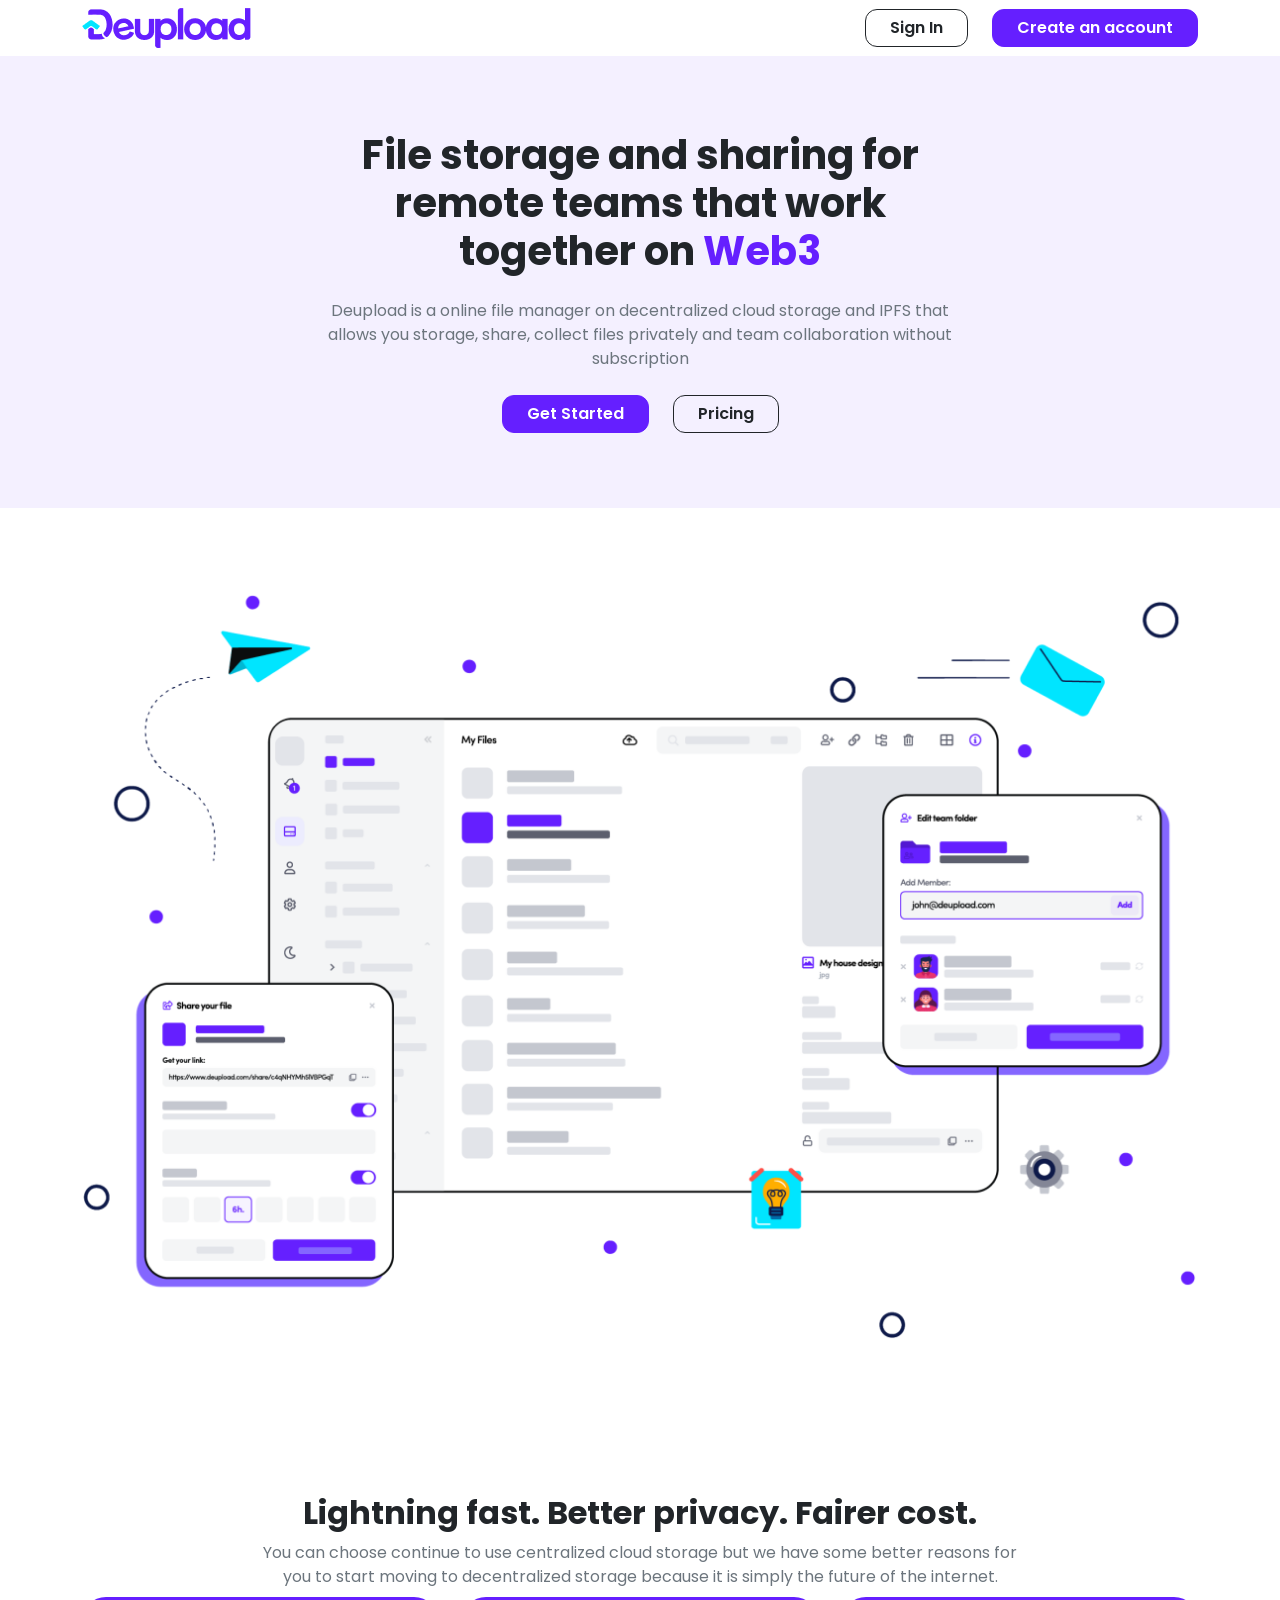
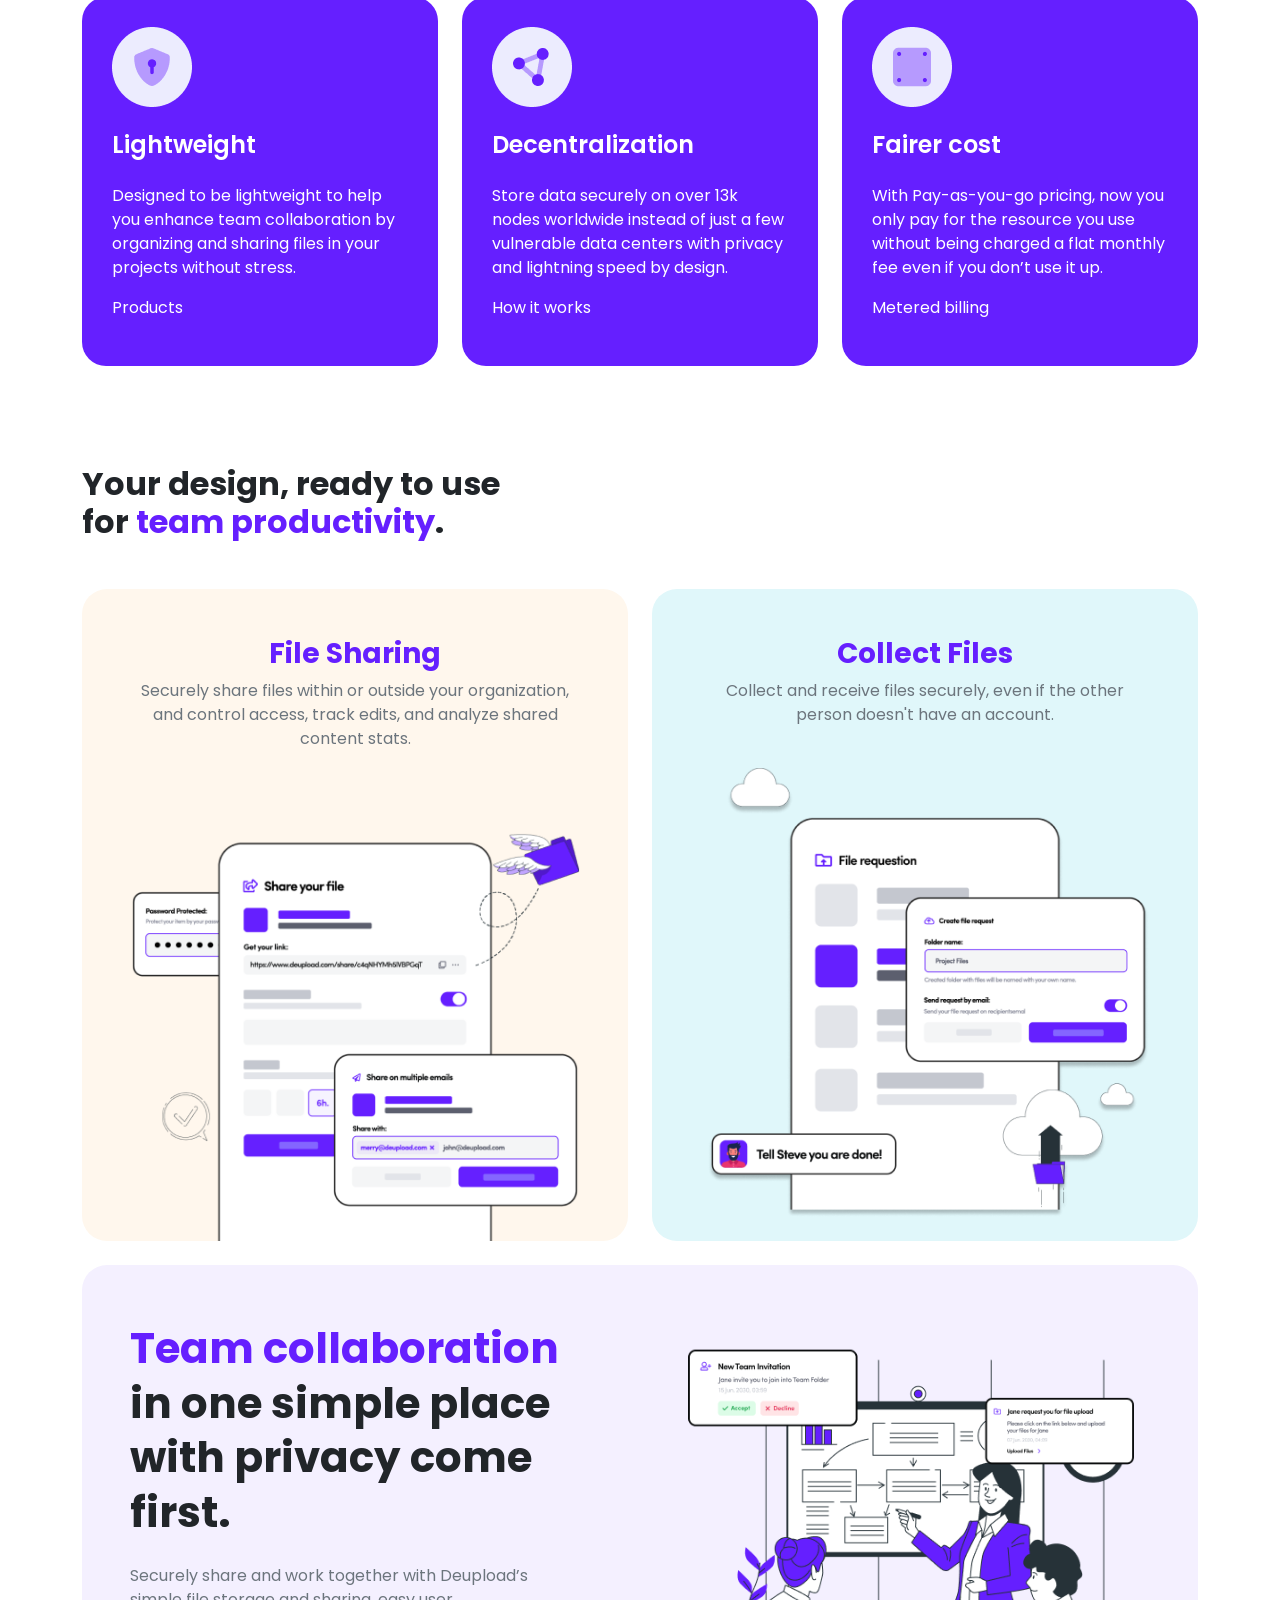
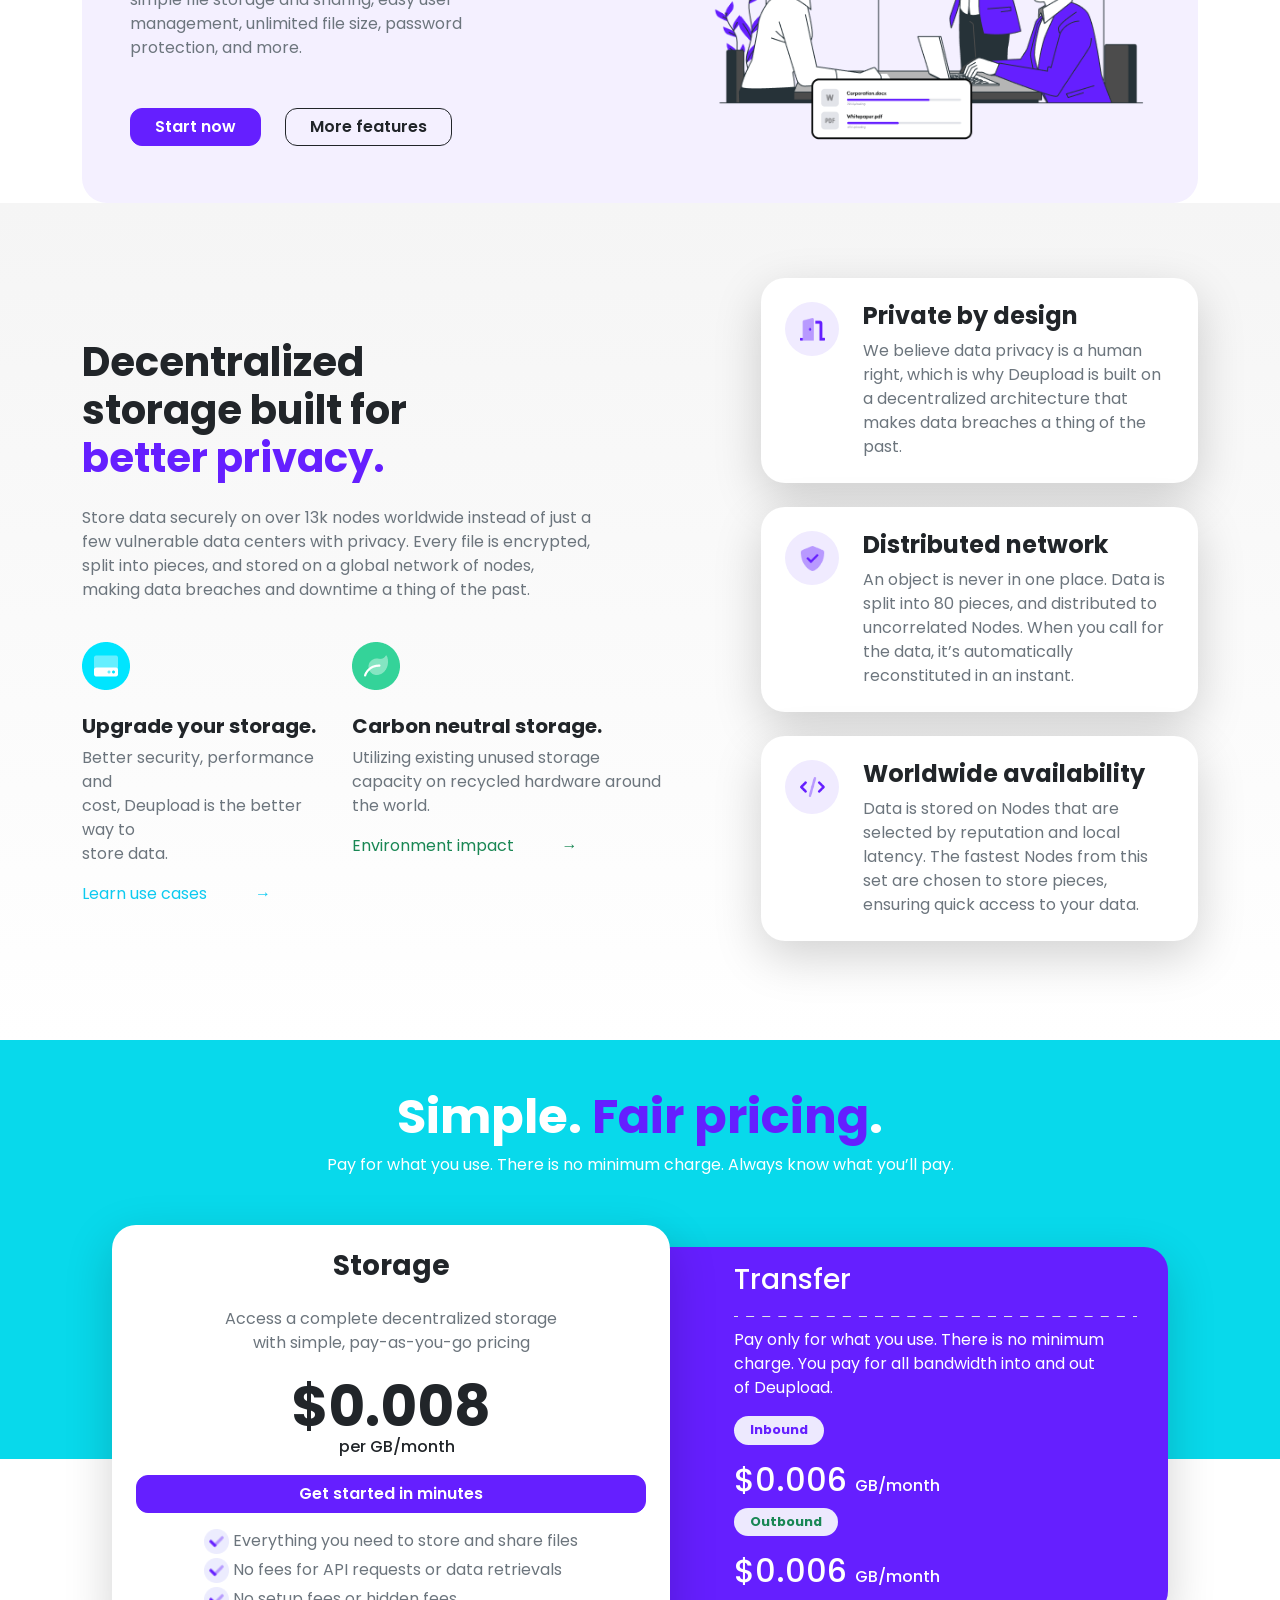
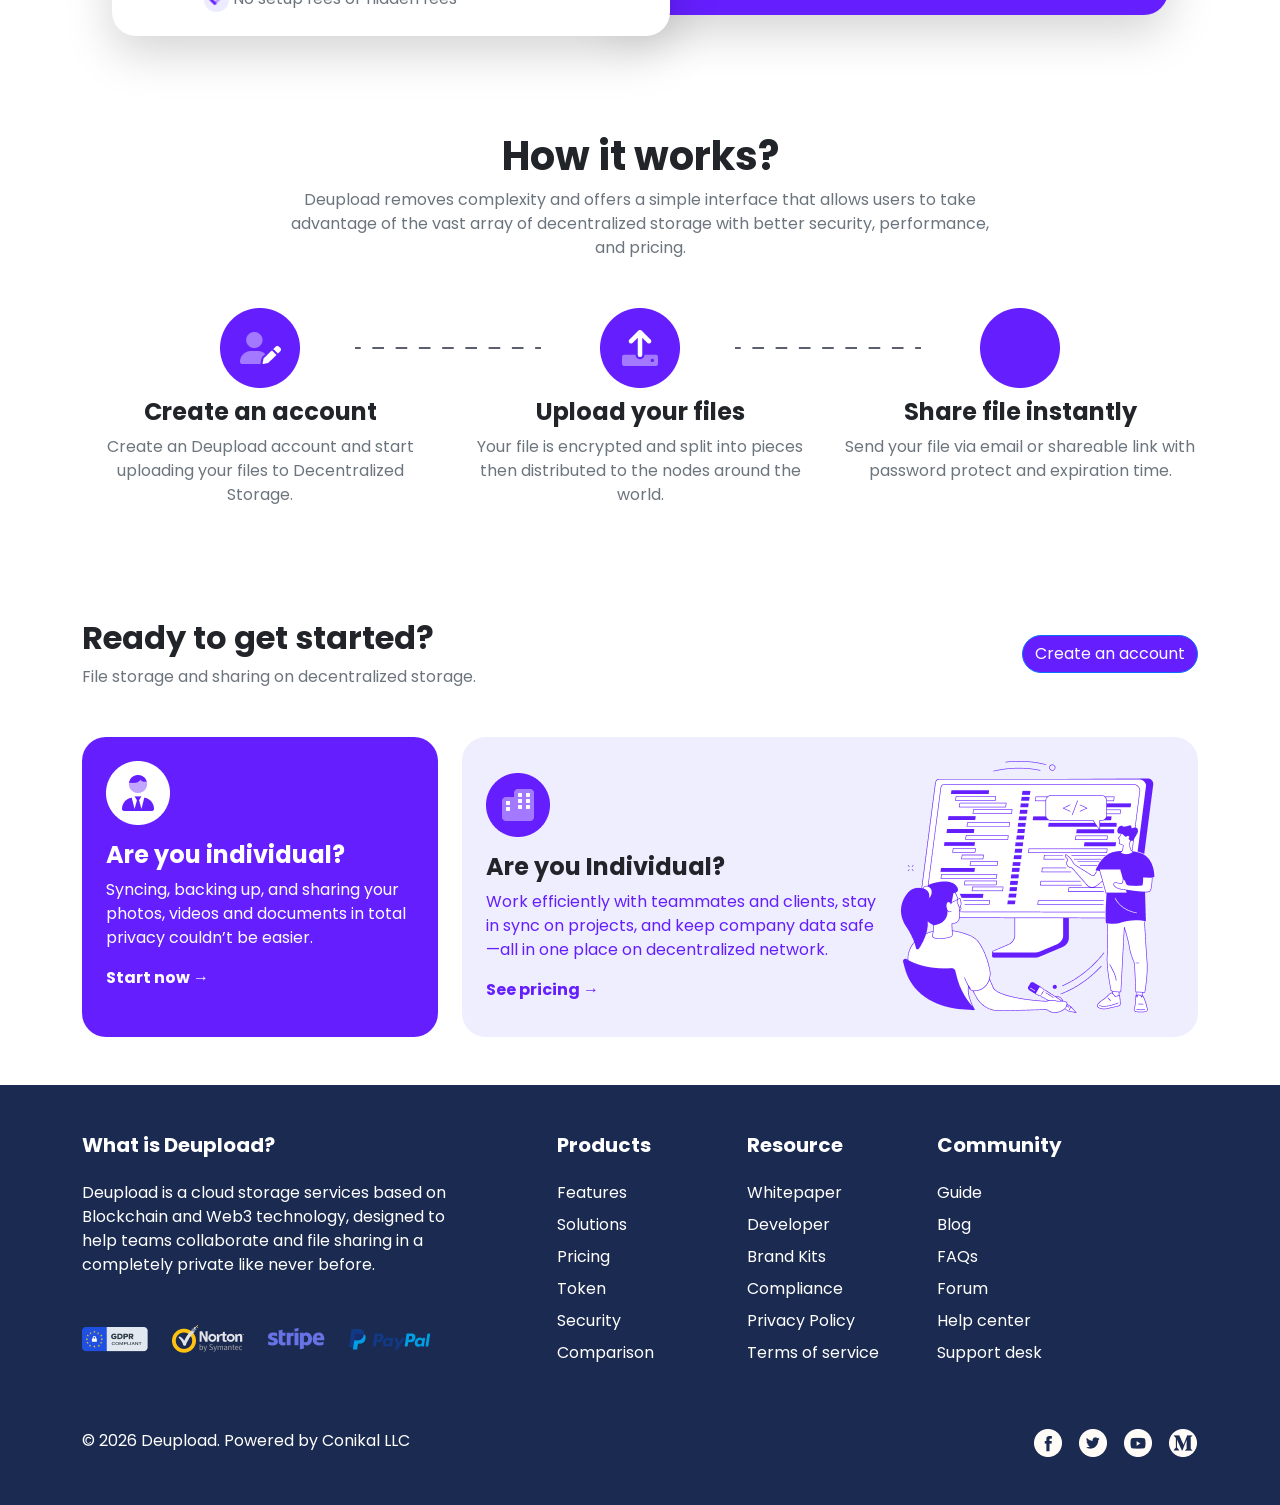
<file: myfolder/index.html>
<!DOCTYPE html>
<html lang="en">

<head>
    <meta charset="UTF-8">
    <meta name="viewport" content="width=device-width, initial-scale=1.0">
    <title>Document</title>
    <link href="https://cdn.jsdelivr.net/npm/bootstrap@5.0.2/dist/css/bootstrap.min.css" rel="stylesheet"
        integrity="sha384-EVSTQN3/azprG1Anm3QDgpJLIm9Nao0Yz1ztcQTwFspd3yD65VohhpuuCOmLASjC" crossorigin="anonymous">
    <link rel="stylesheet" href="./style.css">
</head>

<body>
    <header class="py-2">
    <div class="container">
        <div class="header-wrapper d-flex flex-column flex-md-row justify-content-md-between align-items-center gap-3">
            <img src="./images/header1.png" alt="Company logo" class="img-fluid" />

            <div class="d-flex flex-column flex-md-row gap-2 gap-md-4 w-100 w-md-auto">
                <a href="#" class="btn btn-outline-dark btn-radius-12 px-4 fw-semibold">Sign In</a>
                <a href="#" class="btn btn-radius-12 btn-primary px-4 fw-semibold"
                    style="background-color: var(--pri-color); border-color: var(--pri-color);">Create an account</a>
            </div>
        </div>
    </div>
</header>
    <section class="banner" style="background-color: #f4f0ff;">
        <div class="container">
            <div class="banner-wrapper text-center">
                <h1 class="mb-4 fw-bold fs-1">
                    <span class="d-md-block">File storage and sharing for</span>
                    <span class="d-md-block">
                        remote teams that work
                    </span>
                    <span class="d-md-block">together on <span class="pri-color">Web3</span></span>
                </h1>
                <p class="my-4 text-secondary ">
                    <span class="d-md-block">Deupload is a online file manager on decentralized cloud storage and IPFS
                        that </span>
                    <span class="d-md-block">
                        allows you storage, share, collect files privately and team collaboration without
                    </span>
                    <span class="d-md-block">subscription </span>

                </p>
                <div class="d-flex gap-4 justify-content-center">
                    <a href="#" class="btn btn-radius-12 btn-primary px-4 fw-semibold"
                        style="background-color: var(--pri-color); border-color: var(--pri-color);">
                        Get Started</a>
                    <a href="#" class="btn btn-outline-dark px-4 btn-radius-12 fw-semibold">Pricing</a>

                </div>

            </div>
        </div>
    </section>
    <section class="main-image">
        <div class="container">
            <div>

                <img width="100%" src="./images/2.png" alt="File sharing dashboard illustration" />
            </div>
        </div>
    </section>

    <section class="lighting-fast mb-4">
        <div class="container">
            <div class="text-center">
                <h2 class="text-dark fw-bold">Lightning fast. Better privacy. Fairer cost.</h2>
                <p class="my-2 text-secondary ">
                    <span class="d-md-block">You can choose continue to use centralized cloud storage but we have some
                        better reasons for </span>
                    <span class="d-md-block">
                        you to start moving to decentralized storage because it is simply the future of the internet.
                    </span>

                </p>
            </div>
            <div class="lighting-fast-wrapper ">
                <div class="row">
                    <div class="col-lg-4 h-100">
                        <div class="mb-4 mb-lg-0">
                            <img class="mb-4" src="./images/Group 1.png" alt="Lightning fast illustration" />
                            <h4 class="mb-4 fw-semibold">Lightweight</h4>
                            <p>Designed to be lightweight to help you enhance team collaboration
                                by organizing and sharing files in your projects without stress. </p>
                            <p>Products</p>
                        </div>
                    </div>
                    <div class="col-lg-4 h-100">
                        <div class="mb-4 mb-lg-0">

                            <img class="mb-4" src="./images/Group 2.png" alt="Decentralization illustration" />
                            <h4 class="mb-4 fw-semibold">Decentralization</h4>
                            <p>Store data securely on over 13k nodes worldwide instead of just a
                                few
                                vulnerable data centers with privacy and lightning speed by design. </p>
                            <p>How it works</p>
                        </div>
                    </div>

                    <div class="col-lg-4 h-100">
                        <div class="mb-4 mb-lg-0">
                            <img class="mb-4" src="./images/Group 3.png" alt="Fairer cost illustration" />
                            <h4 class="mb-4 fw-semibold">Fairer cost</h4>
                            <p>With Pay-as-you-go pricing, now you only pay for the resource you
                                use
                                without being charged a flat monthly fee even if you don’t use it up. </p>
                            <p>Metered billing</p>
                        </div>
                    </div>
                </div>

            </div>
        </div>

    </section>
    <section>
        <div class="container">
            <h2 class="fw-bold mb-5">
                Your design, ready to use<br>
                for <span class="pri-color">team productivity</span>.
            </h2>

            <div class="row g-4">
                <!-- File Sharing -->
                <div class="col-lg-6">
                    <div class="px-5 pt-5 h-100" style="background:#fff7ed; border-radius: 25px;">
                        <h3 class="text-center pri-color fw-bold">File Sharing</h3>
                        <p class="text-center text-secondary">
                            Securely share files within or outside your
                            organization, and control access, track edits,
                            and analyze shared content stats.
                        </p>
                        <img src="./images/file-sharing.png" class="img-fluid mt-4 bottom-0" alt="File sharing">
                    </div>
                </div>

                <!-- Collect Files -->
                <div class="col-lg-6 ">
                    <div class="px-5 pt-5 h-100" style="background:#e0f7fa; border-radius: 25px;">
                        <h3 class="text-center pri-color fw-bold">Collect Files</h3>
                        <p class="text-center text-secondary">
                            Collect and receive files securely, even if
                            the other person doesn't have an account.
                        </p>
                        <img src="./images/file-request.png" class="img-fluid mt-4 bottom-0" alt="Collect files">
                    </div>
                </div>



                <!-- Team Collaboration -->
                <div class="col-12">
                    <div class="row align-items-center g-0" style="background:#f4f0ff; border-radius:25px;">

                        <!-- Left content -->
                        <div class="col-12 col-lg-6 d-flex flex-column justify-content-center p-4 p-lg-5">

                            <h1 class="fw-bold mb-4" style="font-size:42px; line-height:1.3;">
                                <span class="pri-color">Team collaboration</span> in
                                one simple place with privacy come first.
                            </h1>

                            <p class="text-secondary mb-5">
                                <span class="d-lg-block">Securely share and work together with Deupload’s</span>
                                <span class="d-lg-block">simple file storage and sharing, easy user</span>
                                <span class="d-lg-block">management, unlimited file size, password</span>
                                <span class="d-lg-block">protection, and more.</span>
                            </p>

                            <div class="d-flex flex-wrap gap-4">
                                <a href="#" class="btn btn-primary px-4  btn-radius-12 fw-semibold"
                                    style="background:var(--pri-color); border-color:var(--pri-color); border-radius:12px;">
                                    Start now
                                </a>

                                <a href="#" class="btn btn-outline-dark px-4 btn-radius-12 fw-semibold"
                                    style="border-radius:12px;">
                                    More features
                                </a>
                            </div>

                        </div>

                        <!-- Right image -->
                        <div class="col-12 col-lg-6 p-5">
                            <img src="./images/team-collaboration.png" class="img-fluid w-100" alt="Team collaboration">
                        </div>

                    </div>
                </div>

            </div>
        </div>
    </section>
    <section class="privacy-section ">
        <div class="container">
            <div class="row align-items-center g-5">
                <div class="col-lg-7">
                    <h2 class="fw-bold fs-1">
                        <span class="d-lg-block">Decentralized </span>
                        <span class="d-lg-block">storage built for</span>
                        <span class="pri-color">better privacy.</span>
                    </h2>

                    <p class="text-secondary mt-4">
                        <span class="d-lg-block"> Store data securely on over 13k nodes worldwide instead of just a
                        </span>
                        <span class="d-lg-block">few vulnerable data centers with privacy. Every file is
                            encrypted,</span>
                        <span class="d-lg-block">split into pieces, and stored on a global network of nodes,</span>
                        <span class="d-lg-block">making data breaches and downtime a thing of the past.</span>
                    </p>

                    <div class="row g-3 mt-4">
                        <div class="col-lg-5">
                            <img src="./images/YourStorage.png" class="img-fluid" alt="Team collaboration">
                            <h5 class="fw-bold mt-4">Upgrade your storage.</h5>
                            <p class="text-secondary"><span class="d-lg-block">Better security, performance and </span>

                                <span class="d-lg-block">cost, Deupload is the better way to </span>
                                <span class="d-lg-block">store data.</span>
                            </p>
                            <div class="d-flex align-items-center gap-5">
                                <a href="#" class="text-info text-decoration-none">
                                    Learn use cases
                                </a>
                                <span class="text-info">→</span>
                            </div>
                        </div>
                        <div class="col-lg-7">
                            <img src="./images/cloud-storage.png" class="img-fluid " alt="Team collaboration">
                            <h5 class="fw-bold mt-4">Carbon neutral storage.</h5>
                            <p class="text-secondary"><span class="d-lg-block">Utilizing existing unused storage </span>

                                <span class="d-lg-block"> capacity on recycled hardware around </span>
                                <span class="d-lg-block">the world.</span>
                            </p>
                            <div class="d-flex align-items-center gap-5">
                                <a href="#" class="text-success text-decoration-none">
                                    Environment impact
                                </a>
                                <span class="text-success">→</span>
                            </div>
                        </div>
                    </div>
                </div>

                <div class="col-lg-5">
                    <!-- Private by design -->
                    <div class=" border-1 shadow-lg bg-white p-4 mb-4" style="border-radius: 24px;">
                        <div class="d-flex align-items-start gap-4">
                            <div class="feature-icon-circle">
                                <img src="./images/one1.png" alt="Private by design" class="feature-icon">
                            </div>
                            <div>
                                <h4 class="fw-bold">Private by design</h4>
                                <p class="text-secondary mb-0">
                                    We believe data privacy is a human right, which is
                                    why Deupload is built on a decentralized
                                    architecture that makes data breaches a thing of
                                    the past.
                                </p>
                            </div>
                        </div>
                    </div>

                    <!-- Distributed network -->
                    <div class=" border-1  shadow-lg bg-white p-4 mb-4" style="border-radius: 24px;">
                        <div class="d-flex align-items-start gap-4">
                            <div class="feature-icon-circle">
                                <img src="./images/one2.png" alt="Distributed network" class="feature-icon">
                            </div>
                            <div>
                                <h4 class="fw-bold">Distributed network</h4>
                                <p class="text-secondary mb-0">
                                    An object is never in one place. Data is split into 80
                                    pieces, and distributed to uncorrelated Nodes. When
                                    you call for the data, it’s automatically reconstituted
                                    in an instant.
                                </p>
                            </div>
                        </div>
                    </div>

                    <!-- Worldwide availability -->
                    <div class=" border-1 shadow-lg bg-white p-4 mb-4" style="border-radius: 24px;">
                        <div class="d-flex align-items-start gap-4">
                            <div class="feature-icon-circle">
                                <img src="./images/one3.png" alt="Worldwide availability" class="feature-icon">
                            </div>
                            <div>
                                <h4 class="fw-bold">Worldwide availability</h4>
                                <p class="text-secondary mb-0">
                                    Data is stored on Nodes that are selected by reputation and local latency. The
                                    fastest Nodes from this set are chosen to store pieces, ensuring quick access to
                                    your data.
                                </p>
                            </div>
                        </div>
                    </div>
                </div>
            </div>
        </div>
    </section>
    <section class="py-5" style="background: linear-gradient(to bottom, #08d9eb 65%, #fff 65%); ">
        <div class="container">
            <div class="text-center text-white mb-5">
                <h2 class="display-5 fw-bold">
                    Simple. <span class="pri-color">Fair pricing</span>.
                </h2>
                <p>Pay for what you use. There is no minimum charge. Always know what you’ll pay.</p>
            </div>

            <div class="row justify-content-center align-items-center g-0">
                <div class="col-lg-6 position-relative" style="z-index: 2;">
                    <div class="bg-white  shadow-lg p-4 text-center h-100" style="border-radius: 24px;">
                        <h3 class="fw-bold mb-4">Storage</h3>
                        <p class="text-secondary mb-4"><span class="d-lg-block">Access a complete decentralized storage
                            </span>
                            <span class="d-lg-block">with simple, pay-as-you-go pricing</span>
                        </p>
                        <div class="d-inline-block text-start">
                            <p class="display-4 fw-bold m-0 lh-1">$0.008</p>
                            <span class="d-block ps-5 fw-medium">per GB/month</span>
                        </div>
                        <div class="d-flex align-items-center gap-5 my-3">
                            <a href="#" class="btn btn-primary px-4  btn-radius-12 fw-semibold"
                                style="background-color: var(--pri-color); border-color: var(--pri-color); width: 100%;">
                                Get started in minutes
                            </a>
                        </div>
                        <div class="d-flex ">
                            <ul class="list-unstyled text-secondary m-auto text-start">
                                <li class="mb-1">
                                    <img src="./images/tick.png" alt="Worldwide availability" class="feature-icon">

                                    Everything you need to store and share files
                                </li>
                                <li class="mb-1"> <img src="./images/tick.png" alt="Worldwide availability"
                                        class="feature-icon">

                                    No fees for API requests or data retrievals</li>
                                <li> <img src="./images/tick.png" alt="Worldwide availability" class="feature-icon">
                                    No setup fees or hidden fees</li>
                            </ul>
                        </div>
                    </div>
                </div>

                <div class="col-lg-6 mt-4 mt-lg-0 position-relative overlap-left" style="z-index: 1;">
                    <div class="shadow-lg py-3 text-white h-100 "
                        style="background:var(--pri-color);border-radius: 24px;padding-left: calc(60px + 4rem); padding-right: 4rem;">
                        <h3>Transfer</h3>

                        <img src="./images/Line 25.png" alt="Worldwide availability" style=" object-fit: contain;">


                        <p>Pay only for what you use. There is no minimum charge. You pay for all bandwidth into and out
                            of Deupload.</p>
                        <span class="badge rounded-pill fw-bold px-3 py-2 mb-3 inbound-badge">Inbound</span>
                        <h2>$0.006 <small class="fs-6">GB/month</small></h2>

                        <span
                            class="badge rounded-pill fw-bold px-3 py-2 mb-3 inbound-badge text-success">Outbound</span>

                        <h2>$0.006 <small class="fs-6">GB/month</small></h2>
                    </div>
                </div>
            </div>
        </div>
    </section>
    <section class="py-5">
        <div class="container">
            <div class="text-center mb-5">
                <h2 class="display-6 fw-bold">How it works?</h2>
                <p class="text-secondary">
                    <span class="d-lg-block">Deupload removes complexity and offers a simple interface that allows users
                        to take</span>
                    <span class="d-lg-block">advantage of the vast array of decentralized storage with better security,
                        performance,</span>
                    <span class="d-lg-block">and pricing.</span>
                </p>
            </div>
            <div class="work-wrapper">
                <div class="row g-4 text-center">
                    <div class="col-lg-4 line-wrapper">
                         <img class="how-img" src="./images/howitworks1.png" alt="Create an account illustration" />
                    <!-- <img class="d-md-none how-line-v-img" src="./images/linevertical.png" alt="" /> -->
                    <h4 class="fw-bold">Create an account</h4>
                    <p class="text-secondary">
                        Create an Deupload account and start uploading your files to Decentralized Storage.
                    </p>
                                        <img class="line" src="./images/howitworksline.png" alt="" />

                    </div>
                    <div class="col-lg-4 line-wrapper">
                         <img class="how-img" src="./images/howitworks2.png" alt="Upload your files illustration" />
                    <!-- <img class="d-md-none how-line-v-img" src="./images/linevertical.png" alt="" /> -->

                    <h4 class="fw-bold">Upload your files</h4>
                    <p class="text-secondary">
                        Your file is encrypted and split into pieces then distributed to the nodes around the world.
                    </p>
                                        <img class="line" src="./images/howitworksline.png" alt="" />

                    </div>
                    <div class="col-lg-4">
                        <img class="how-img" src="./images/howitworks3.png" alt="Share file illustration" />

                    <h4 class="fw-bold">Share file instantly</h4>
                    <p class="text-secondary">
                        Send your file via email or shareable link with password protect and expiration time.
                    </p>
                    </div>

                </div>
                
            </div>
            <!-- <div class="row g-4 text-center">
                <div class="col-md-4 how-step">
                    <img class="how-img" src="./images/howitworks1.png" alt="Create an account illustration" />
                    <img class="d-none d-md-block how-line" src="./images/howitworksline.png" alt="" />
                    <img class="d-md-none how-line-v-img" src="./images/linevertical.png" alt="" />
                    <h4 class="fw-bold">Create an account</h4>
                    <p class="text-secondary">
                        Create an Deupload account and start uploading your files to Decentralized Storage.
                    </p>
                </div>

                <div class="col-md-4 how-step">
                    <img class="how-img" src="./images/howitworks2.png" alt="Upload your files illustration" />
                    <img class="d-none d-md-block how-line" src="./images/howitworksline.png" alt="" />
                    <img class="d-md-none how-line-v-img" src="./images/linevertical.png" alt="" />

                    <h4 class="fw-bold">Upload your files</h4>
                    <p class="text-secondary">
                        Your file is encrypted and split into pieces then distributed to the nodes around the world.
                    </p>
                </div>

                <div class="col-md-4 how-step">
                    <img class="how-img" src="./images/howitworks3.png" alt="Share file illustration" />

                    <h4 class="fw-bold">Share file instantly</h4>
                    <p class="text-secondary">
                        Send your file via email or shareable link with password protect and expiration time.
                    </p>
                </div>
            </div> -->
        </div>
    </section>
    <section class="py-5">
        <div class="container">
            <div class="d-flex flex-column flex-md-row
                    justify-content-between align-items-md-center mb-5">
                <div>
                    <h2 class="fw-bold">Ready to get started?</h2>
                    <p class="text-secondary mb-md-0">
                        File storage and sharing on decentralized storage.
                    </p>
                </div>
                <a href="#" class="btn btn-primary mt-3 mt-md-0"
                    style="background:var(--pri-color);border-radius: 24px;">
                    Create an account
                </a>
            </div>

            <div class="row g-4">
                <div class="col-lg-4">
                    <div class="p-4  text-white h-100" style="background:var(--pri-color);border-radius: 24px;">
                        <img src="./images/individual1.png" class="img-fluid mb-3" alt="Team collaboration">

                        <h4 class="fw-bold">Are you individual?</h4>
                        <p>Syncing, backing up, and sharing your photos, videos and documents in total privacy couldn’t
                            be easier.</p>
                        <a href="#" class="text-white fw-bold text-decoration-none">Start now →</a>
                    </div>
                </div>

                <div class="col-lg-8">
                    <div class="p-4 h-100" style="background:#eeeeff;border-radius: 24px;">
                        <div class="row align-items-center g-4">
                            <div class="col-md-7">
                                <img src="./images/individual2.png" class="img-fluid mb-3" alt="Team collaboration">

                                <h4 class="fw-bold">Are you Individual?</h4>
                                <p class="pri-color">
                                    Work efficiently with teammates and clients, stay in sync on projects, and keep
                                    company data safe—all in one place on decentralized network.
                                </p>
                                <a href="#" class="pri-color fw-bold text-decoration-none">See pricing →</a>
                            </div>
                            <div class="col-md-5">
                                <img src="./images/Frame.png" class="img-fluid" alt="Business collaboration">
                            </div>

                        </div>
                    </div>
                </div>
            </div>
        </div>
    </section>
    <footer class="py-5 text-white" style="background:#1b2a50;">
        <div class="container">
            <div class="row g-4">
                <div class="col-lg-5">
                    <h5 class="fw-bold mb-4">What is Deupload?</h5>
                    <p>
                        <span class="d-md-block"> Deupload is a cloud storage services based on </span>
                        <span class="d-md-block">Blockchain and Web3 technology, designed to </span>
                        <span class="d-md-block">help teams collaborate and file sharing in a </span>
                        <span class="d-md-block">completely private like never before.</span>
                    </p>
                    <div class="d-flex flex-wrap align-items-center gap-4 mt-5">
                        <img src="./images/gdpr.png" alt="GDPR compliant">
                        <img src="./images/newton.png" alt="Norton">
                        <img src="./images/stripe.png" alt="Stripe">
                        <img src="./images/paypal.png" alt="PayPal">
                    </div>

                </div>

                <div class="col-6 col-lg-2">
                    <h5 class="fw-bold mb-4">Products</h5>
                    <ul class="list-unstyled">
                        <li class="mb-2"><a href="#" class="text-white text-decoration-none">Features</a></li>
                        <li class="mb-2"><a href="#" class="text-white text-decoration-none">Solutions</a></li>
                        <li class="mb-2"><a href="#" class="text-white text-decoration-none">Pricing</a></li>
                        <li class="mb-2"><a href="#" class="text-white text-decoration-none">Token</a></li>
                        <li class="mb-2"><a href="#" class="text-white text-decoration-none">Security</a></li>
                        <li class="mb-2"><a href="#" class="text-white text-decoration-none">Comparison</a></li>


                    </ul>
                </div>

                <div class="col-6 col-lg-2">
                    <h5 class="fw-bold mb-4">Resource</h5>
                    <ul class="list-unstyled">
                        <li class="mb-2"><a href="#" class="text-white text-decoration-none">Whitepaper</a></li>
                        <li class="mb-2"><a href="#" class="text-white text-decoration-none">Developer</a></li>
                        <li class="mb-2"><a href="#" class="text-white text-decoration-none">Brand Kits</a></li>
                        <li class="mb-2"><a href="#" class="text-white text-decoration-none">Compliance</a></li>
                        <li class="mb-2"><a href="#" class="text-white text-decoration-none">Privacy Policy</a></li>

                        <li class="mb-2"><a href="#" class="text-white text-decoration-none">Terms of service</a></li>

                    </ul>
                </div>

                <div class="col-6 col-lg-2">
                    <h5 class="fw-bold mb-4">Community</h5>
                    <ul class="list-unstyled">
                        <li class="mb-2"><a href="#" class="text-white text-decoration-none">Guide</a></li>
                        <li class="mb-2"><a href="#" class="text-white text-decoration-none">Blog</a></li>
                        <li class="mb-2"><a href="#" class="text-white text-decoration-none">FAQs</a></li>
                        <li class="mb-2"><a href="#" class="text-white text-decoration-none">Forum</a></li>
                        <li class="mb-2"><a href="#" class="text-white text-decoration-none">Help center</a></li>
                        <li class="mb-2"><a href="#" class="text-white text-decoration-none">Support desk</a></li>

                    </ul>
                </div>
            </div>


            <div class="d-flex flex-column flex-md-row
                    justify-content-between gap-3  mt-5">
                <p class="mb-0">© 2026 Deupload. Powered by Conikal LLC</p>
                <div class="d-flex gap-3">
                    <img src="./images/Facebook.png" alt="GDPR compliant">
                    <img src="./images/Twitter.png" alt="GDPR compliant">
                    <img src="./images/Youtube.png" alt="GDPR compliant">
                    <img src="./images/Medium.png" alt="GDPR compliant">
                </div>
            </div>
        </div>
    </footer>





    <script src="https://cdn.jsdelivr.net/npm/bootstrap@5.0.2/dist/js/bootstrap.bundle.min.js"
        integrity="sha384-MrcW6ZMFYlzcLA8Nl+NtUVF0sA7MsXsP1UyJoMp4YLEuNSfAP+JcXn/tWtIaxVXM"
        crossorigin="anonymous"></script>
</body>

</html>
</file>
<file: myfolder/style.css>
@import url("https://fonts.googleapis.com/css2?family=Poppins:ital,wght@0,100;0,200;0,300;0,400;0,500;0,600;0,700;0,800;0,900;1,100;1,200;1,300;1,400;1,500;1,600;1,700;1,800;1,900&display=swap");
body {
  font-family: "Poppins", sans-serif;
}
.mt-90{
    margin-top: 90px;
}
:root {
    --pri-color: #651FFF;
}
.banner, .main-image, .lighting-fast,.privacy-section{

  padding-top: 75px;
  padding-bottom: 75px;
}
.pri-color{
    color: var(--pri-color);
}
.btn-radius-12{
    border-radius: 12px;
}
.lighting-fast-wrapper > div >div >div{
  padding: 30px;
  border-radius: 24px;
  color: #ffffff;
  background-color: var(--pri-color);
}
.feature-icon-circle {
    width: 54px;
    height: 54px;
    min-width: 54px;
    border-radius: 50%;
    background-color: #f0ebff;

    display: flex;
    align-items: center;
    justify-content: center;
}
.feature-icon {
    width: 25px;
    height: 25px;
    object-fit: contain;
}
.privacy-section {
    background: linear-gradient(
        to bottom,
        #f5f5f5 0%,
        #ffffff 100%
    );
}
.bord-css1{
  /* border-bottom: 2px dashed #E2E4E9; */
    /* padding-bottom: 15px;
    padding-left: 15px;
    padding-right: 15px;
    margin-bottom: 15px; */
}
.overlap-left {
    margin-left: 0;
}
.how-img{
  /* display: block;  */
  /* width: 18%; */
 text-align: center;
 margin-bottom: 10px;
}
@media (min-width: 992px) {
    .overlap-left {
        margin-left: -60px;
    }
}
    .inbound-badge {
    background-color: #ede9fe; 
    color: var(--pri-color);   
    font-size: 0.8rem;
}



@media (min-width: 768px) {
    .w-md-auto {
        width: auto !important;
    }
}

@media (min-width: 992px) {
.line-wrapper{
  position: relative;
  /* text-align: center;
  justify-content: center; */
  align-items: center;
  display: flex;
  flex-direction: column;

}
.line{
  position: absolute;
  top:18%;
  left: 75%
}

}
@media (max-width: 992px) {
  .line{
  /* position: absolute; */

  rotate:90deg;
   margin-top: 100px;
}
.line-wrapper{
  margin-bottom: 100px;
}
}
</file>
